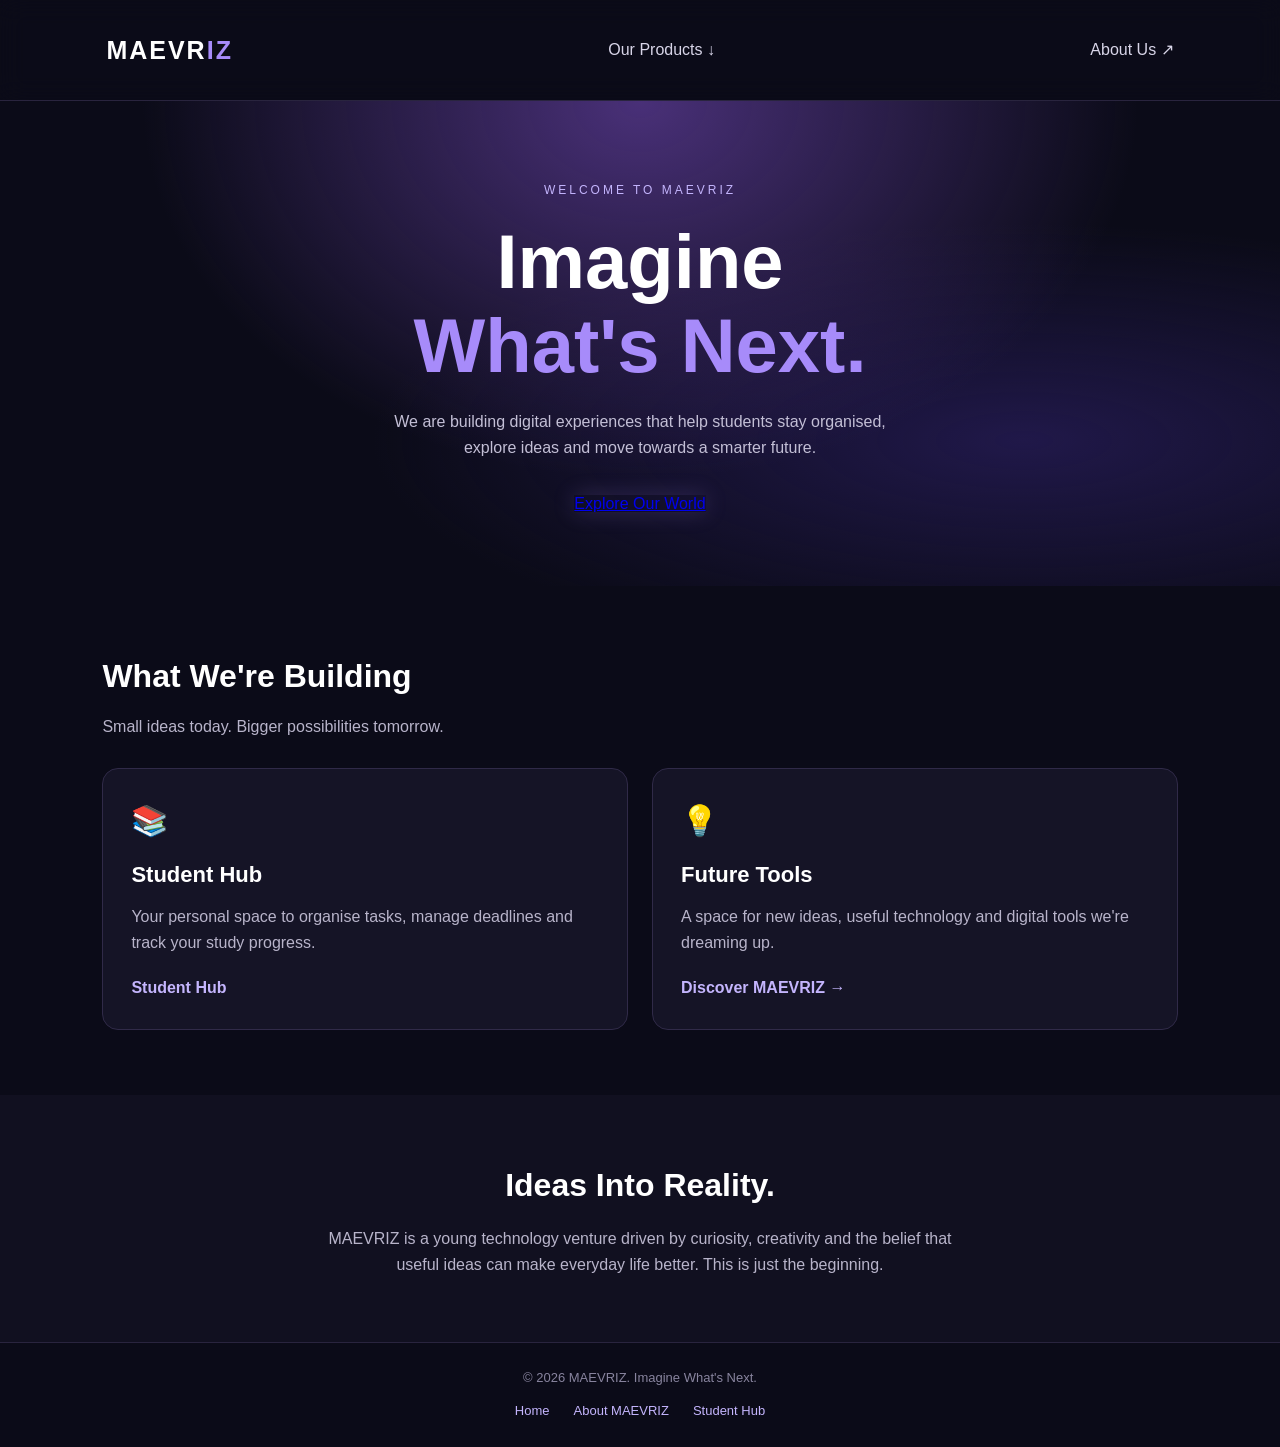
<file: index.html>
<!DOCTYPE html>
<html lang="en">
<head>
  <meta charset="UTF-8">
  <meta name="viewport" content="width=device-width, initial-scale=1.0">
  <title>MAEVRIZ | Imagine What's Next</title>

  <style>
    * {
      margin: 0;
      padding: 0;
      box-sizing: border-box;
    }

    body {
      font-family: Arial, sans-serif;
      background: #0b0b18;
      color: white;
      line-height: 1.6;
    }

    nav {
      display: flex;
      justify-content: space-between;
      align-items: center;
      padding: 22px 8%;
      border-bottom: 1px solid #29243e;
      backdrop-filter: blur(12px);
    }

    .logo {
      color: white;
      font-size: 25px;
      font-weight: bold;
      text-decoration: none;
      letter-spacing: 2px;
    }

    .logo span {
      color: #a78bfa;
    }


nav a {
  color: #d8d5e8;
  text-decoration: none;
  padding: 8px 4px;
  display: inline-block;
}


nav a:hover {
  color: #a78bfa;
  transition: color 0.25s ease;
}

.hero {
  text-align: center;
  padding: 80px 20px 70px;
  background:
    radial-gradient(ellipse at 50% 0%, #493078 0%, transparent 55%),
    radial-gradient(ellipse at 80% 70%, #201849 0%, transparent 45%),
    #0b0b18;
  position: relative;
  overflow: hidden;
}

    .tag {
      color: #c4b5fd;
      letter-spacing: 3px;
      font-size: 12px;
      margin-bottom: 20px;
    }

    h1 {
      font-size: clamp(36px, 8vw, 76px);
      line-height: 1.1;
      margin-bottom: 22px;
    }

    h1 span {
      color: #a78bfa;
    }

    .hero p {
      max-width: 500px;
      margin: 0 auto 30px;
      color: #c3bfd6;
    }


.btn {
  transition: transform 0.25s ease, box-shadow 0.25s ease;
  box-shadow: 0 0 22px #a78bfa35;
}

.btn:hover {
  transform: translateY(-3px);
  box-shadow: 0 0 32px #a78bfa80;
}

@keyframes maevrizReveal {
  from {
    opacity: 0;
    transform: translateY(22px);
  }
  to {
    opacity: 1;
    transform: translateY(0);
  }
}

.hero .tag {
  animation: maevrizReveal 0.8s ease both;
}

.hero h1 {
  animation: maevrizReveal 1s ease 0.15s both;
}

.hero p {
  animation: maevrizReveal 1s ease 0.3s both;
}

.hero .btn {
  animation: maevrizReveal 1s ease 0.45s both;
}

@media (prefers-reduced-motion: reduce) {
  .hero .tag,
  .hero h1,
  .hero p,
  .hero .btn {
    animation: none;
  }
}
 
    section {
      padding: 65px 8%;
    }

    .section-title {
      font-size: 32px;
      margin-bottom: 12px;
    }

    .intro {
      color: #b8b4ca;
      margin-bottom: 28px;
    }

    .cards {
      display: grid;
      grid-template-columns: repeat(auto-fit, minmax(230px, 1fr));
      gap: 24px;
    }

    .card {
      background: #151426;
      border: 1px solid #302a48;
      border-radius: 16px;
      padding: 28px;
    }

.card {
  transition: transform 0.3s ease, border-color 0.3s ease,
              box-shadow 0.3s ease;
}

.card:hover {
  transform: translateY(-6px);
  border-color: #a78bfa;
  box-shadow: 0 12px 35px #a78bfa20;
}

    .card h3 {
      margin: 12px 0;
      font-size: 22px;
    }

    .card p {
      color: #b8b4ca;
      margin-bottom: 20px;
    }

    .card a {
      color: #c4b5fd;
      text-decoration: none;
      font-weight: bold;
    }

    .icon {
      font-size: 30px;
    }

    .about {
      background: #111020;
      text-align: center;
    }

    .about p {
      max-width: 650px;
      margin: 15px auto 0;
      color: #b8b4ca;
    }

    footer {
      padding: 25px;
      text-align: center;
      color: #88849e;
      border-top: 1px solid #29243e;
      font-size: 13px;
    }
  .footer-links {
  display: flex;
  justify-content: center;
  flex-wrap: wrap;
  gap: 24px;
  margin-top: 12px;
}

.footer-links a {
  color: #c4b5fd;
  text-decoration: none;
}

.footer-links a:hover {
  color: white;
}
  
.footer-links {
  display: flex;
  justify-content: center;
  flex-wrap: wrap;
  gap: 24px;
  margin-top: 12px;
}

.footer-links a {
  color: #c4b5fd;
  text-decoration: none;
}

.footer-links a:hover {
  color: white;
}

@media (max-width: 650px) {
  nav {
    padding: 16px 5%;
    flex-wrap: wrap;
    gap: 12px;
  }

  .logo {
    font-size: 22px;
  }
}

  </style>
</head>

<body>
  <nav>
    <a class="logo" href="home.html">MAEVR<span>IZ</span></a>
    <a href="#products">Our Products ↓</a>
    <a href="about.html">About Us ↗</a>
  </nav>

  <header class="hero">
    <div class="tag">WELCOME TO MAEVRIZ</div>

    <h1>Imagine<br><span>What's Next.</span></h1>

    <p>
      We are building digital experiences that help students
      stay organised, explore ideas and move towards a smarter future.
    </p>

    <a class="btn" href="#products">Explore Our World</a>
  </header>

  <section id="products">
    <h2 class="section-title">What We're Building</h2>
    <p class="intro">Small ideas today. Bigger possibilities tomorrow.</p>

    <div class="cards">
      <div class="card">
        <div class="icon">📚</div>
        <h3>Student Hub</h3>
        <p>
          Your personal space to organise tasks, manage deadlines
          and track your study progress.
        </p>
        <a href="student-hub.html">Student Hub</a>
      </div>

      <div class="card">
        <div class="icon">💡</div>
        <h3>Future Tools</h3>
        <p>
          A space for new ideas, useful technology and digital
          tools we're dreaming up.
        </p>
        <a href="#about">Discover MAEVRIZ →</a>
      </div>
    </div>
  </section>

  <section class="about" id="about">
    <h2 class="section-title">Ideas Into Reality.</h2>
    <p>
      MAEVRIZ is a young technology venture driven by curiosity,
      creativity and the belief that useful ideas can make everyday
      life better. This is just the beginning.
    </p>
  </section>


<footer>
  <p>© 2026 MAEVRIZ. Imagine What's Next.</p>

  <p class="footer-links">
    <a href="home.html">Home</a>
    <a href="about.html">About MAEVRIZ</a>
    <a href="index.html">Student Hub</a>
  </p>
</footer>

</body>
</html>
</file>
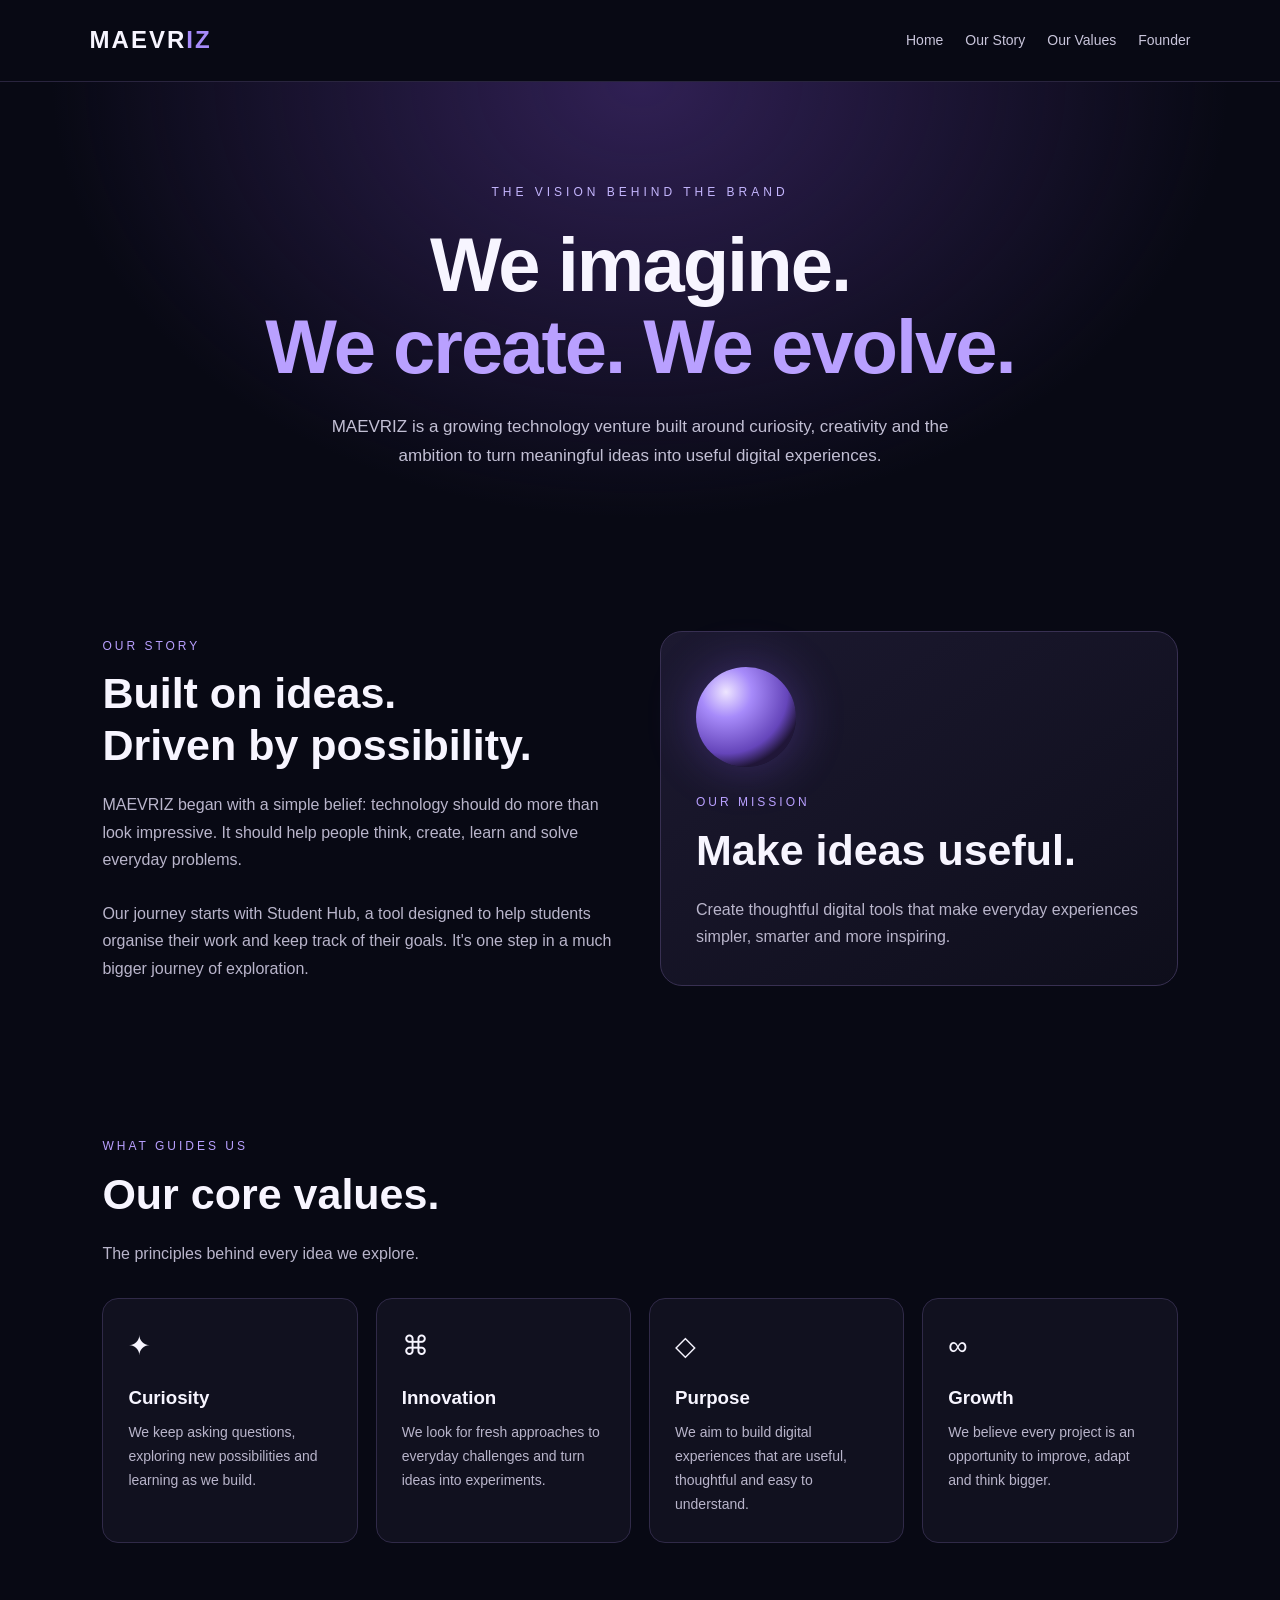
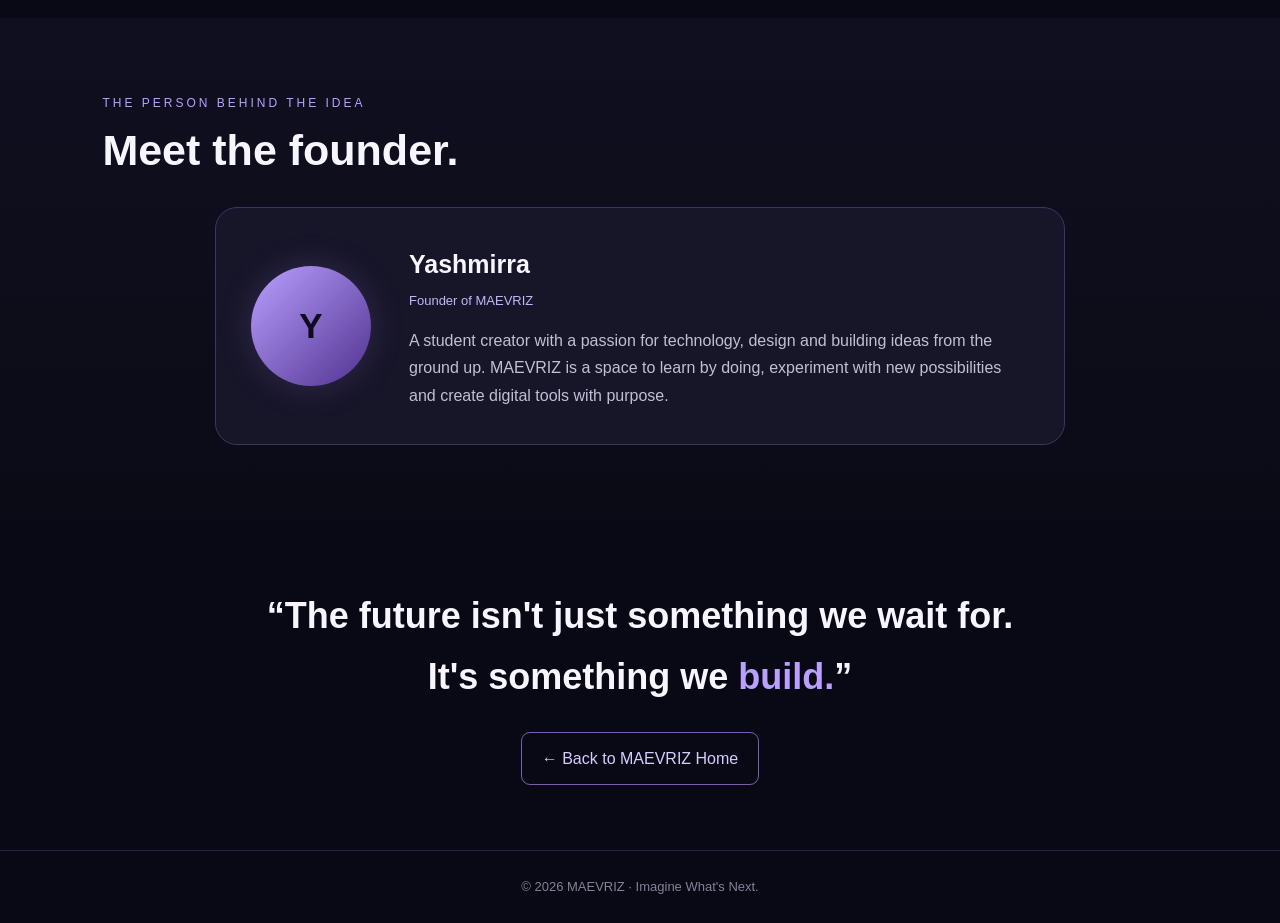
<file: about.html>
<!DOCTYPE html>
<html lang="en">
<head>
  <meta charset="UTF-8">
  <meta name="viewport" content="width=device-width, initial-scale=1.0">
  <title>About MAEVRIZ | Imagine What's Next</title>

  <style>
    * {
      margin: 0;
      padding: 0;
      box-sizing: border-box;
    }

    html {
      scroll-behavior: smooth;
    }

    body {
      font-family: Arial, sans-serif;
      background: #080914;
      color: #f7f5ff;
      line-height: 1.7;
    }

    a {
      color: inherit;
      text-decoration: none;
    }

    nav {
      display: flex;
      justify-content: space-between;
      align-items: center;
      padding: 20px 7%;
      border-bottom: 1px solid #29243e;
      background: #080914;
    }

    .logo {
      font-size: 24px;
      font-weight: 800;
      letter-spacing: 2px;
    }

    .logo span {
      color: #a78bfa;
    }

    .nav-links {
      display: flex;
      gap: 22px;
      font-size: 14px;
      color: #c9c5db;
    }

    .nav-links a:hover {
      color: #c4b5fd;
    }

    .hero {
      padding: 100px 8% 85px;
      text-align: center;
      background:
        radial-gradient(ellipse at 50% 0%, #302054 0%, transparent 65%),
        #080914;
    }

    .eyebrow {
      color: #c4b5fd;
      font-size: 12px;
      letter-spacing: 4px;
      text-transform: uppercase;
      margin-bottom: 22px;
    }

    h1 {
      font-size: clamp(42px, 8vw, 76px);
      line-height: 1.08;
      letter-spacing: -2px;
      margin-bottom: 25px;
    }

    h1 span {
      color: #b9a0ff;
    }

    .hero p {
      max-width: 650px;
      margin: auto;
      color: #c2bfd4;
      font-size: 17px;
    }

    .section {
      padding: 75px 8%;
    }

    .section-label {
      color: #b9a0ff;
      font-size: 12px;
      letter-spacing: 3px;
      text-transform: uppercase;
      margin-bottom: 12px;
    }

    h2 {
      font-size: clamp(29px, 5vw, 43px);
      line-height: 1.2;
      margin-bottom: 20px;
    }

    .muted {
      color: #b9b5cb;
    }

    .story {
      display: grid;
      grid-template-columns: 1fr 1fr;
      gap: 40px;
      align-items: center;
    }

    .story-panel {
      min-height: 270px;
      padding: 35px;
      border: 1px solid #383052;
      border-radius: 22px;
      background: linear-gradient(145deg, #1c1930, #0e0e1b);
      display: flex;
      flex-direction: column;
      justify-content: center;
    }

    .orb {
      width: 100px;
      height: 100px;
      margin-bottom: 25px;
      border-radius: 50%;
      background: radial-gradient(circle at 30% 25%, #eee5ff, #a78bfa 25%, #6545ba 60%, #201638 75%);
      box-shadow: 0 0 50px #8b5cf655;
    }

    .values {
      display: grid;
      grid-template-columns: repeat(auto-fit, minmax(190px, 1fr));
      gap: 18px;
      margin-top: 30px;
    }

    .value-card {
      padding: 25px;
      border: 1px solid #302a48;
      background: #11111f;
      border-radius: 16px;
    }

    .value-card .symbol {
      font-size: 27px;
    }

    .value-card h3 {
      margin: 12px 0 8px;
    }

    .value-card p {
      color: #b9b5cb;
      font-size: 14px;
    }

    .founder {
      background: linear-gradient(180deg, #100f20, #0b0b16);
    }

    .founder-card {
      max-width: 850px;
      margin: 30px auto 0;
      padding: 35px;
      display: grid;
      grid-template-columns: 130px 1fr;
      gap: 28px;
      align-items: center;
      border: 1px solid #40345f;
      border-radius: 22px;
      background: #171528;
    }

    .avatar {
      width: 120px;
      height: 120px;
      border-radius: 50%;
      display: grid;
      place-items: center;
      background: linear-gradient(135deg, #b9a0ff, #50318f);
      color: #100c1d;
      font-size: 35px;
      font-weight: bold;
      box-shadow: 0 0 35px #a78bfa30;
    }

    .founder-card h3 {
      font-size: 25px;
      margin-bottom: 5px;
    }

    .role {
      color: #c4b5fd;
      font-size: 13px;
      margin-bottom: 15px;
    }

    .founder-card p {
      color: #c2bfd4;
    }

    .quote {
      text-align: center;
      padding: 65px 8%;
    }

    .quote p {
      font-size: clamp(23px, 4vw, 36px);
      font-weight: bold;
    }

    .quote span {
      color: #b9a0ff;
    }

    .back {
      display: inline-block;
      margin-top: 25px;
      padding: 12px 20px;
      border: 1px solid #7661ad;
      border-radius: 9px;
      color: #d8ccff;
    }

    footer {
      padding: 25px;
      border-top: 1px solid #29243e;
      text-align: center;
      color: #858198;
      font-size: 13px;
    }

    @media (max-width: 650px) {
      nav {
        align-items: flex-start;
        gap: 15px;
        flex-direction: column;
      }

      .nav-links {
        flex-wrap: wrap;
        gap: 15px;
      }

      .hero {
        padding: 75px 7% 65px;
      }

      .story {
        grid-template-columns: 1fr;
      }

      .founder-card {
        grid-template-columns: 1fr;
        padding: 25px;
      }

      .avatar {
        width: 95px;
        height: 95px;
      }

      .section {
        padding: 55px 7%;
      }
    }
  </style>
</head>

<body>
  <nav>
    <a class="logo" href="home.html">MAEVR<span>IZ</span></a>

    <div class="nav-links">
      <a href="home.html">Home</a>
      <a href="#story">Our Story</a>
      <a href="#values">Our Values</a>
      <a href="#founder">Founder</a>
    </div>
  </nav>

  <header class="hero">
    <div class="eyebrow">The vision behind the brand</div>
    <h1>We imagine.<br><span>We create. We evolve.</span></h1>
    <p>
      MAEVRIZ is a growing technology venture built around curiosity,
      creativity and the ambition to turn meaningful ideas into
      useful digital experiences.
    </p>
  </header>

  <section class="section" id="story">
    <div class="story">
      <div>
        <div class="section-label">Our story</div>
        <h2>Built on ideas.<br>Driven by possibility.</h2>
        <p class="muted">
          MAEVRIZ began with a simple belief: technology should do
          more than look impressive. It should help people think,
          create, learn and solve everyday problems.
        </p>
        <br>
        <p class="muted">
          Our journey starts with Student Hub, a tool designed to
          help students organise their work and keep track of their
          goals. It's one step in a much bigger journey of exploration.
        </p>
      </div>

      <div class="story-panel">
        <div class="orb"></div>
        <div class="section-label">Our mission</div>
        <h2>Make ideas useful.</h2>
        <p class="muted">
          Create thoughtful digital tools that make everyday
          experiences simpler, smarter and more inspiring.
        </p>
      </div>
    </div>
  </section>

  <section class="section" id="values">
    <div class="section-label">What guides us</div>
    <h2>Our core values.</h2>
    <p class="muted">The principles behind every idea we explore.</p>

    <div class="values">
      <div class="value-card">
        <div class="symbol">✦</div>
        <h3>Curiosity</h3>
        <p>We keep asking questions, exploring new possibilities and learning as we build.</p>
      </div>

      <div class="value-card">
        <div class="symbol">⌘</div>
        <h3>Innovation</h3>
        <p>We look for fresh approaches to everyday challenges and turn ideas into experiments.</p>
      </div>

      <div class="value-card">
        <div class="symbol">◇</div>
        <h3>Purpose</h3>
        <p>We aim to build digital experiences that are useful, thoughtful and easy to understand.</p>
      </div>

      <div class="value-card">
        <div class="symbol">∞</div>
        <h3>Growth</h3>
        <p>We believe every project is an opportunity to improve, adapt and think bigger.</p>
      </div>
    </div>
  </section>

  <section class="section founder" id="founder">
    <div class="section-label">The person behind the idea</div>
    <h2>Meet the founder.</h2>

    <div class="founder-card">
      <div class="avatar">Y</div>

      <div>
        <h3>Yashmirra</h3>
        <div class="role">Founder of MAEVRIZ</div>
        <p>
          A student creator with a passion for technology, design
          and building ideas from the ground up. MAEVRIZ is a space
          to learn by doing, experiment with new possibilities and
          create digital tools with purpose.
        </p>
      </div>
    </div>
  </section>

  <section class="quote">
    <p>“The future isn't just something we wait for.<br>
      It's something we <span>build.</span>”</p>

    <a class="back" href="home.html">← Back to MAEVRIZ Home</a>
  </section>

  <footer>
    © 2026 MAEVRIZ · Imagine What's Next.
  </footer>
</body>
</html>
</file>
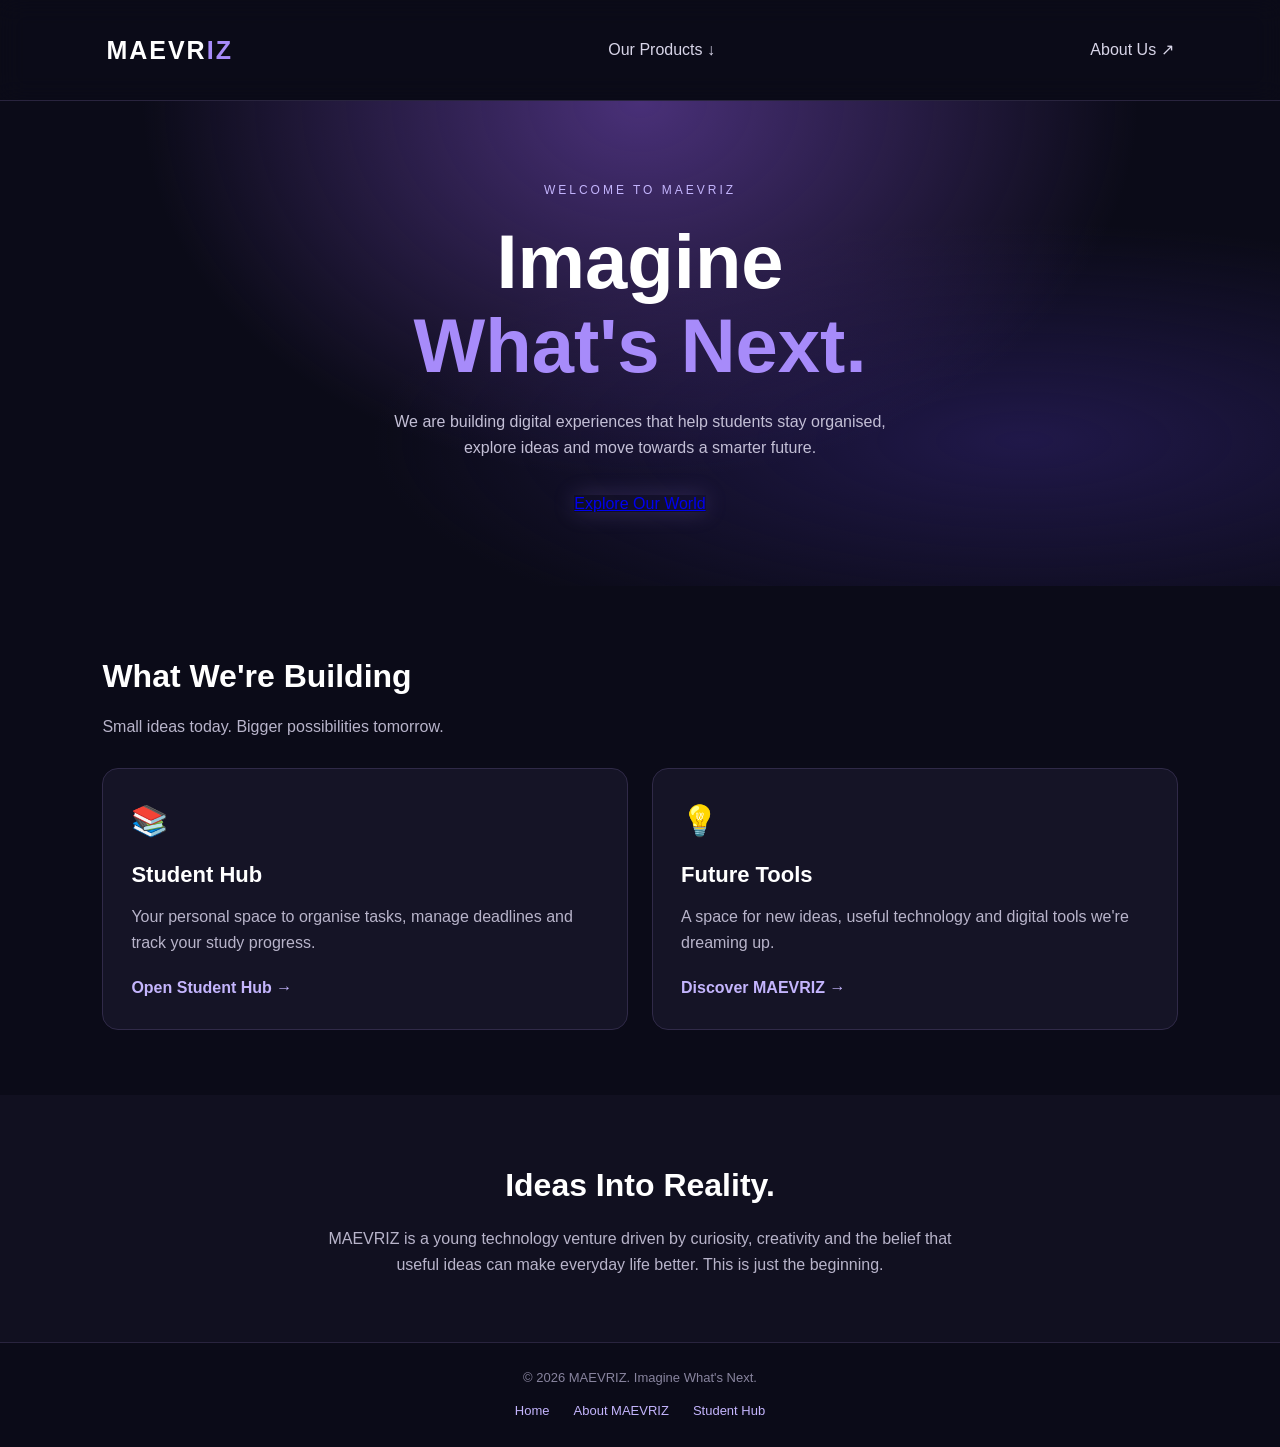
<file: home.html>
<!DOCTYPE html>
<html lang="en">
<head>
  <meta charset="UTF-8">
  <meta name="viewport" content="width=device-width, initial-scale=1.0">
  <title>MAEVRIZ | Imagine What's Next</title>

  <style>
    * {
      margin: 0;
      padding: 0;
      box-sizing: border-box;
    }

    body {
      font-family: Arial, sans-serif;
      background: #0b0b18;
      color: white;
      line-height: 1.6;
    }

    nav {
      display: flex;
      justify-content: space-between;
      align-items: center;
      padding: 22px 8%;
      border-bottom: 1px solid #29243e;
      backdrop-filter: blur(12px);
    }

    .logo {
      color: white;
      font-size: 25px;
      font-weight: bold;
      text-decoration: none;
      letter-spacing: 2px;
    }

    .logo span {
      color: #a78bfa;
    }


nav a {
  color: #d8d5e8;
  text-decoration: none;
  padding: 8px 4px;
  display: inline-block;
}


nav a:hover {
  color: #a78bfa;
  transition: color 0.25s ease;
}

.hero {
  text-align: center;
  padding: 80px 20px 70px;
  background:
    radial-gradient(ellipse at 50% 0%, #493078 0%, transparent 55%),
    radial-gradient(ellipse at 80% 70%, #201849 0%, transparent 45%),
    #0b0b18;
  position: relative;
  overflow: hidden;
}

    .tag {
      color: #c4b5fd;
      letter-spacing: 3px;
      font-size: 12px;
      margin-bottom: 20px;
    }

    h1 {
      font-size: clamp(36px, 8vw, 76px);
      line-height: 1.1;
      margin-bottom: 22px;
    }

    h1 span {
      color: #a78bfa;
    }

    .hero p {
      max-width: 500px;
      margin: 0 auto 30px;
      color: #c3bfd6;
    }


.btn {
  transition: transform 0.25s ease, box-shadow 0.25s ease;
  box-shadow: 0 0 22px #a78bfa35;
}

.btn:hover {
  transform: translateY(-3px);
  box-shadow: 0 0 32px #a78bfa80;
}

@keyframes maevrizReveal {
  from {
    opacity: 0;
    transform: translateY(22px);
  }
  to {
    opacity: 1;
    transform: translateY(0);
  }
}

.hero .tag {
  animation: maevrizReveal 0.8s ease both;
}

.hero h1 {
  animation: maevrizReveal 1s ease 0.15s both;
}

.hero p {
  animation: maevrizReveal 1s ease 0.3s both;
}

.hero .btn {
  animation: maevrizReveal 1s ease 0.45s both;
}

@media (prefers-reduced-motion: reduce) {
  .hero .tag,
  .hero h1,
  .hero p,
  .hero .btn {
    animation: none;
  }
}
 
    section {
      padding: 65px 8%;
    }

    .section-title {
      font-size: 32px;
      margin-bottom: 12px;
    }

    .intro {
      color: #b8b4ca;
      margin-bottom: 28px;
    }

    .cards {
      display: grid;
      grid-template-columns: repeat(auto-fit, minmax(230px, 1fr));
      gap: 24px;
    }

    .card {
      background: #151426;
      border: 1px solid #302a48;
      border-radius: 16px;
      padding: 28px;
    }

.card {
  transition: transform 0.3s ease, border-color 0.3s ease,
              box-shadow 0.3s ease;
}

.card:hover {
  transform: translateY(-6px);
  border-color: #a78bfa;
  box-shadow: 0 12px 35px #a78bfa20;
}

    .card h3 {
      margin: 12px 0;
      font-size: 22px;
    }

    .card p {
      color: #b8b4ca;
      margin-bottom: 20px;
    }

    .card a {
      color: #c4b5fd;
      text-decoration: none;
      font-weight: bold;
    }

    .icon {
      font-size: 30px;
    }

    .about {
      background: #111020;
      text-align: center;
    }

    .about p {
      max-width: 650px;
      margin: 15px auto 0;
      color: #b8b4ca;
    }

    footer {
      padding: 25px;
      text-align: center;
      color: #88849e;
      border-top: 1px solid #29243e;
      font-size: 13px;
    }
  .footer-links {
  display: flex;
  justify-content: center;
  flex-wrap: wrap;
  gap: 24px;
  margin-top: 12px;
}

.footer-links a {
  color: #c4b5fd;
  text-decoration: none;
}

.footer-links a:hover {
  color: white;
}
  
.footer-links {
  display: flex;
  justify-content: center;
  flex-wrap: wrap;
  gap: 24px;
  margin-top: 12px;
}

.footer-links a {
  color: #c4b5fd;
  text-decoration: none;
}

.footer-links a:hover {
  color: white;
}

@media (max-width: 650px) {
  nav {
    padding: 16px 5%;
    flex-wrap: wrap;
    gap: 12px;
  }

  .logo {
    font-size: 22px;
  }
}

  </style>
</head>

<body>
  <nav>
    <a class="logo" href="home.html">MAEVR<span>IZ</span></a>
    <a href="#products">Our Products ↓</a>
    <a href="about.html">About Us ↗</a>
  </nav>

  <header class="hero">
    <div class="tag">WELCOME TO MAEVRIZ</div>

    <h1>Imagine<br><span>What's Next.</span></h1>

    <p>
      We are building digital experiences that help students
      stay organised, explore ideas and move towards a smarter future.
    </p>

    <a class="btn" href="#products">Explore Our World</a>
  </header>

  <section id="products">
    <h2 class="section-title">What We're Building</h2>
    <p class="intro">Small ideas today. Bigger possibilities tomorrow.</p>

    <div class="cards">
      <div class="card">
        <div class="icon">📚</div>
        <h3>Student Hub</h3>
        <p>
          Your personal space to organise tasks, manage deadlines
          and track your study progress.
        </p>
        <a href="index.html">Open Student Hub →</a>
      </div>

      <div class="card">
        <div class="icon">💡</div>
        <h3>Future Tools</h3>
        <p>
          A space for new ideas, useful technology and digital
          tools we're dreaming up.
        </p>
        <a href="#about">Discover MAEVRIZ →</a>
      </div>
    </div>
  </section>

  <section class="about" id="about">
    <h2 class="section-title">Ideas Into Reality.</h2>
    <p>
      MAEVRIZ is a young technology venture driven by curiosity,
      creativity and the belief that useful ideas can make everyday
      life better. This is just the beginning.
    </p>
  </section>


<footer>
  <p>© 2026 MAEVRIZ. Imagine What's Next.</p>

  <p class="footer-links">
    <a href="home.html">Home</a>
    <a href="about.html">About MAEVRIZ</a>
    <a href="index.html">Student Hub</a>
  </p>
</footer>

</body>
</html>
</file>
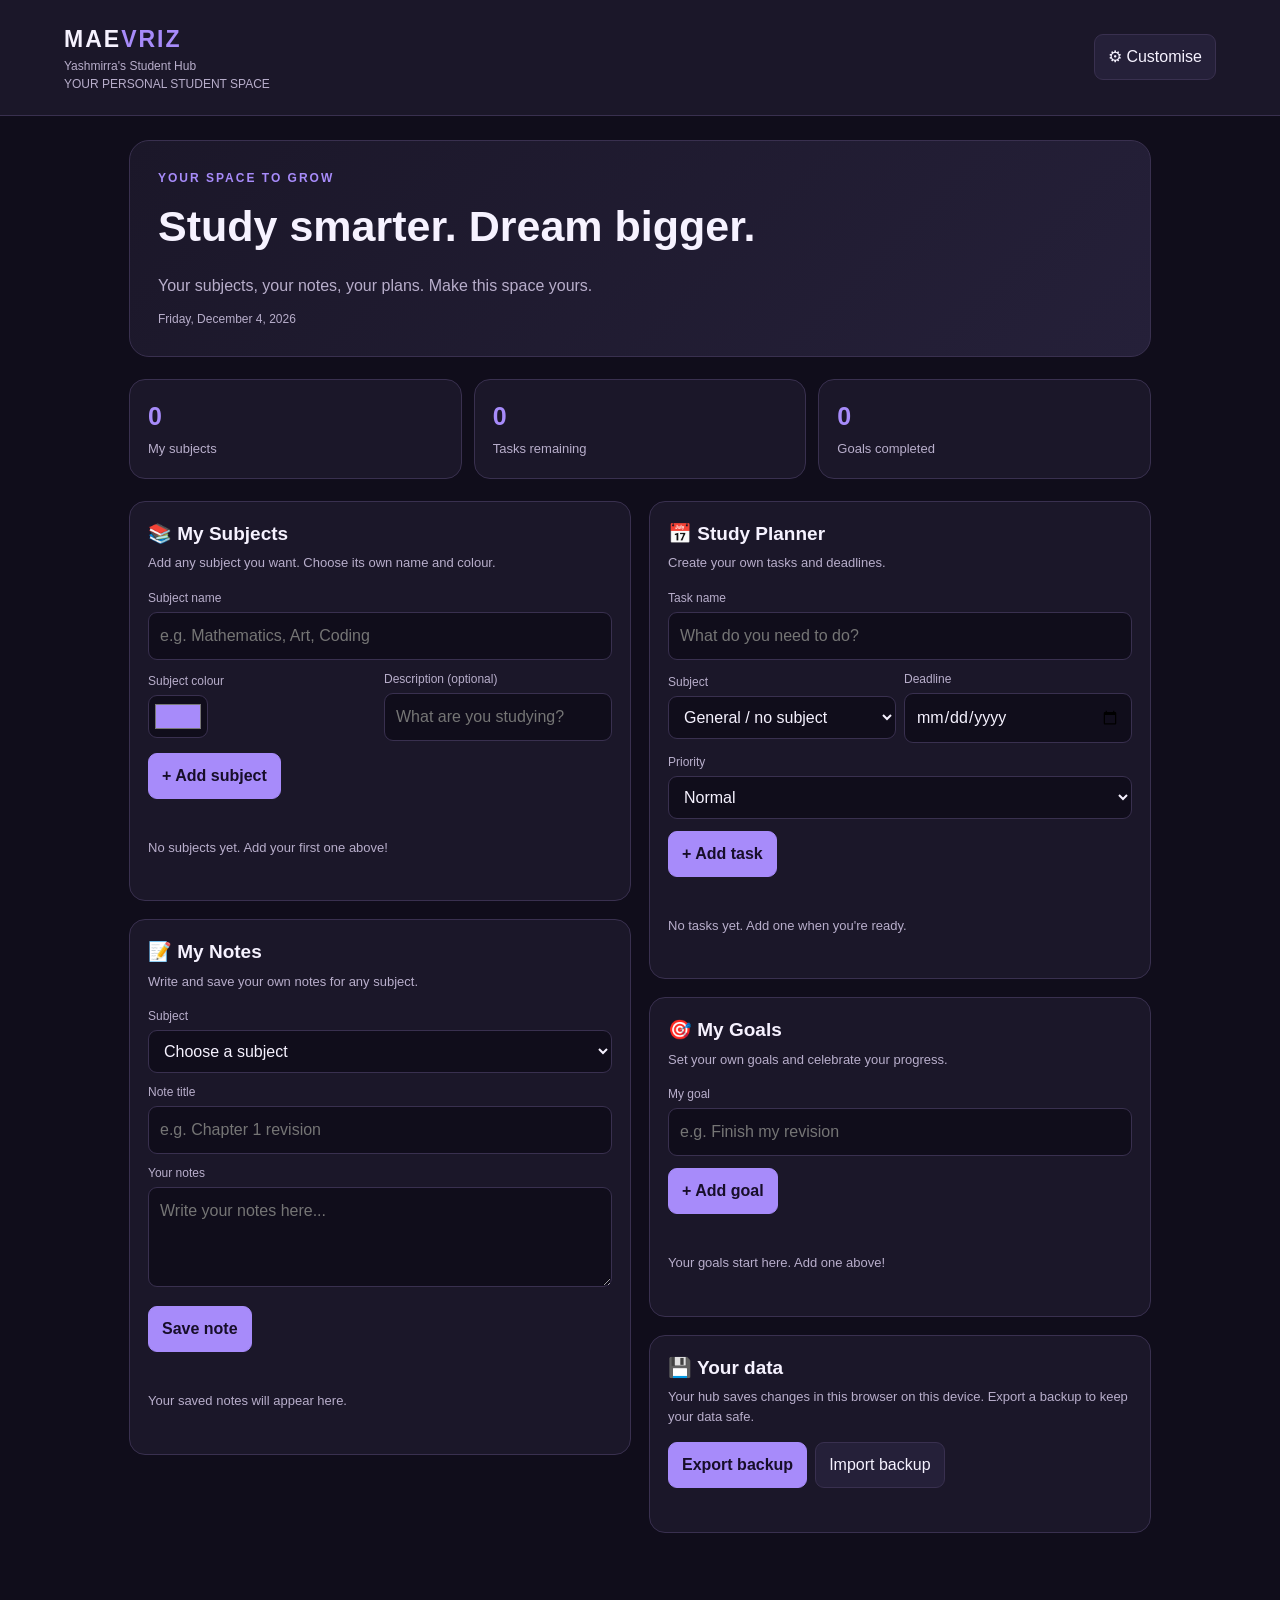
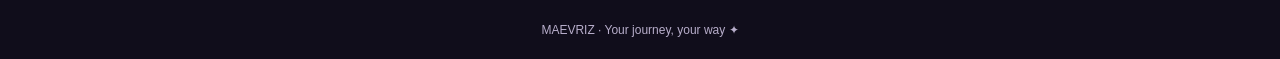
<file: student-hub.html>
<!DOCTYPE html>
<html lang="en">
<head>
<meta charset="UTF-8">
<meta name="viewport" content="width=device-width, initial-scale=1.0">
<title>Student Hub | MAEVRIZ</title>
<style>
:root {
  --bg:#100d1b;
  --panel:#1b1729;
  --card:#252039;
  --text:#f6f2ff;
  --muted:#b8aecb;
  --accent:#a78bfa;
  --border:#39304f;
}
*{box-sizing:border-box}
body{
  margin:0;background:var(--bg);color:var(--text);
  font-family:Arial,sans-serif;line-height:1.5;
}
button,input,textarea,select{font:inherit}
button{cursor:pointer}
button:focus-visible,input:focus-visible,textarea:focus-visible{
  outline:2px solid var(--accent);outline-offset:2px
}
header{
  padding:22px 5%;border-bottom:1px solid var(--border);
  display:flex;justify-content:space-between;align-items:center;
  gap:14px;flex-wrap:wrap;background:var(--panel)
}
.brand{font-size:23px;font-weight:800;letter-spacing:2px}
.brand span{color:var(--accent)}
.small{font-size:12px;color:var(--muted)}
.wrap{max-width:1150px;margin:auto;padding:24px 5% 50px}
.hero{
  padding:28px;border:1px solid var(--border);border-radius:20px;
  background:linear-gradient(135deg,var(--panel),var(--card));
  margin-bottom:22px
}
.hero h1{font-size:clamp(27px,5vw,43px);margin:7px 0}
.hero p{color:var(--muted);margin-bottom:0}
.eyebrow{color:var(--accent);font-size:12px;font-weight:bold;letter-spacing:2px}
.stats{display:grid;grid-template-columns:repeat(3,1fr);gap:12px;margin-bottom:22px}
.stat,.panel,.subject-card{
  background:var(--panel);border:1px solid var(--border);border-radius:16px;padding:18px
}
.stat strong{display:block;font-size:25px;color:var(--accent)}
.stat span{color:var(--muted);font-size:13px}
.layout{display:grid;grid-template-columns:1fr 1fr;gap:18px}
.panel{min-width:0;margin-bottom:18px}
.panel h2{font-size:19px;margin:0 0 5px}
.desc{font-size:13px;color:var(--muted);margin:0 0 16px}
.row{display:flex;gap:8px;align-items:center;flex-wrap:wrap}
input,textarea,select{
  background:var(--bg);color:var(--text);border:1px solid var(--border);
  border-radius:9px;padding:11px;width:100%;min-width:0
}
textarea{resize:vertical;min-height:100px}
label{display:block;font-size:12px;color:var(--muted);margin:10px 0 5px}
.field{flex:1;min-width:120px}
.btn{
  border:1px solid var(--border);border-radius:9px;padding:10px 13px;
  background:var(--card);color:var(--text)
}
.btn.primary{background:var(--accent);color:#170e29;border-color:var(--accent);font-weight:bold}
.btn.danger{color:#ffb4c0}
.btn:active{transform:scale(.98)}
.list{display:grid;gap:10px;margin-top:14px}
.subject-card{padding:14px;border-left:4px solid var(--subject,var(--accent))}
.subject-head{display:flex;justify-content:space-between;gap:10px;align-items:center}
.subject-name{font-weight:bold;overflow-wrap:anywhere}
.subject-notes{font-size:12px;color:var(--muted)}
.item{padding:12px;background:var(--card);border:1px solid var(--border);border-radius:11px}
.item-title{font-weight:bold;overflow-wrap:anywhere}
.item small{color:var(--muted)}
.item.done .item-title{text-decoration:line-through;opacity:.65}
.item-actions{display:flex;gap:6px;flex-wrap:wrap;margin-top:10px}
.item-actions .btn{padding:6px 9px;font-size:12px}
.empty{color:var(--muted);font-size:13px;padding:12px 0}
.note-layout{display:grid;grid-template-columns:minmax(0,1fr);gap:12px}
.note-layout .row{align-items:stretch}
.note-layout .row>*{flex:1}
.color-input{height:43px;padding:4px;max-width:60px}
.check{width:auto;accent-color:var(--accent)}
footer{text-align:center;padding:20px;color:var(--muted);font-size:12px}
#toast{color:var(--accent);font-size:12px;min-height:18px;margin-top:8px}
@media(max-width:680px){
 .layout{grid-template-columns:1fr}
 .stats{gap:8px}
 .stat{padding:12px}
 .stat strong{font-size:21px}
 .hero{padding:20px}
 header{padding:18px 5%}
}
</style>
</head>
<body>
<header>
  <div>
    <div class="brand">MAE<span>VRIZ</span></div>
<div class="small">Yashmirra's Student Hub</div>
    <div class="small">YOUR PERSONAL STUDENT SPACE</div>
  </div>
  <button class="btn" onclick="showSettings()">⚙ Customise</button>
</header>

<main class="wrap">
  <section class="hero">
    <div class="eyebrow">YOUR SPACE TO GROW</div>
    <h1>Study smarter. Dream bigger.</h1>
    <p>Your subjects, your notes, your plans. Make this space yours.</p>
    <p id="today" class="small"></p>
  </section>

  <section class="stats">
    <div class="stat"><strong id="subjectCount">0</strong><span>My subjects</span></div>
    <div class="stat"><strong id="taskCount">0</strong><span>Tasks remaining</span></div>
    <div class="stat"><strong id="goalCount">0</strong><span>Goals completed</span></div>
  </section>

  <section class="panel" id="settings" hidden>
    <h2>Personalise your hub 🎨</h2>
    <p class="desc">Choose your own colours and display name.</p>
    <label for="displayName">What should we call your hub?</label>
    <input id="displayName" maxlength="50" placeholder="My Student Hub">
    <div class="row">
      <div class="field"><label for="bgColor">Background</label><input class="color-input" type="color" id="bgColor" value="#100d1b"></div>
      <div class="field"><label for="panelColor">Panel colour</label><input class="color-input" type="color" id="panelColor" value="#1b1729"></div>
      <div class="field"><label for="accentColor">Accent colour</label><input class="color-input" type="color" id="accentColor" value="#a78bfa"></div>
    </div>
    <div class="row" style="margin-top:14px">
      <button class="btn primary" onclick="saveSettings()">Save theme</button>
      <button class="btn" onclick="resetTheme()">Reset colours</button>
      <button class="btn" onclick="showSettings()">Close</button>
    </div>
  </section>

  <div class="layout">
    <div>
      <section class="panel">
        <h2>📚 My Subjects</h2>
        <p class="desc">Add any subject you want. Choose its own name and colour.</p>
        <form id="subjectForm">
          <label for="subjectName">Subject name</label>
          <input id="subjectName" maxlength="60" placeholder="e.g. Mathematics, Art, Coding" required>
          <div class="row">
            <div class="field"><label for="subjectColor">Subject colour</label><input class="color-input" type="color" id="subjectColor" value="#a78bfa"></div>
            <div class="field"><label for="subjectDesc">Description (optional)</label><input id="subjectDesc" maxlength="100" placeholder="What are you studying?"></div>
          </div>
          <button class="btn primary" style="margin-top:12px" type="submit">+ Add subject</button>
        </form>
        <div id="subjects" class="list"></div>
      </section>

      <section class="panel">
        <h2>📝 My Notes</h2>
        <p class="desc">Write and save your own notes for any subject.</p>
        <form id="noteForm">
          <label for="noteSubject">Subject</label>
          <select id="noteSubject" required></select>
          <label for="noteTitle">Note title</label>
          <input id="noteTitle" maxlength="100" placeholder="e.g. Chapter 1 revision" required>
          <label for="noteBody">Your notes</label>
          <textarea id="noteBody" maxlength="30000" placeholder="Write your notes here..." required></textarea>
          <button class="btn primary" type="submit" style="margin-top:12px">Save note</button>
        </form>
        <div id="notes" class="list"></div>
      </section>
    </div>

    <div>
      <section class="panel">
        <h2>📅 Study Planner</h2>
        <p class="desc">Create your own tasks and deadlines.</p>
        <form id="taskForm">
          <label for="taskTitle">Task name</label>
          <input id="taskTitle" maxlength="150" placeholder="What do you need to do?" required>
          <div class="row">
            <div class="field"><label for="taskSubject">Subject</label><select id="taskSubject"></select></div>
            <div class="field"><label for="taskDate">Deadline</label><input id="taskDate" type="date"></div>
          </div>
          <label for="taskPriority">Priority</label>
          <select id="taskPriority">
            <option>Normal</option><option>High</option><option>Low</option>
          </select>
          <button class="btn primary" type="submit" style="margin-top:12px">+ Add task</button>
        </form>
        <div id="tasks" class="list"></div>
      </section>

      <section class="panel">
        <h2>🎯 My Goals</h2>
        <p class="desc">Set your own goals and celebrate your progress.</p>
        <form id="goalForm">
          <label for="goalTitle">My goal</label>
          <input id="goalTitle" maxlength="150" placeholder="e.g. Finish my revision" required>
          <button class="btn primary" type="submit" style="margin-top:12px">+ Add goal</button>
        </form>
        <div id="goals" class="list"></div>
      </section>

      <section class="panel">
        <h2>💾 Your data</h2>
        <p class="desc">Your hub saves changes in this browser on this device. Export a backup to keep your data safe.</p>
        <div class="row">
          <button class="btn primary" onclick="exportData()">Export backup</button>
          <button class="btn" onclick="document.getElementById('importFile').click()">Import backup</button>
          <input id="importFile" type="file" accept=".json,application/json" hidden>
        </div>
        <div id="toast" role="status" aria-live="polite"></div>
      </section>
    </div>
  </div>
</main>

<footer>MAEVRIZ · Your journey, your way ✦</footer>

<script>
const KEY = "maevriz_student_hub_v1";
const defaultTheme = {bg:"#100d1b",panel:"#1b1729",accent:"#a78bfa",name:"MAEVRIZ Student Hub"};
let data = {theme:{...defaultTheme},subjects:[],notes:[],tasks:[],goals:[]};

const $ = id => document.getElementById(id);
const uid = () => Date.now().toString(36) + Math.random().toString(36).slice(2,8);

function escapeHTML(value){
  return String(value ?? "").replace(/[&<>"']/g, c => ({
    "&":"&amp;","<":"&lt;",">":"&gt;",'"':"&quot;","'":"&#39;"
  })[c]);
}
function validColor(value,fallback){
  return /^#[0-9a-fA-F]{6}$/.test(value || "") ? value : fallback;
}
function toast(message){
  $("toast").textContent = message;
}
function save(){
  try{
    localStorage.setItem(KEY,JSON.stringify(data));
    toast("Saved ✓");
  }catch(e){
    toast("Browser storage is unavailable. Please export a backup.");
  }
  render();
}
function load(){
  try{
    const raw = localStorage.getItem(KEY);
    if(raw){
      const parsed = JSON.parse(raw);
      if(parsed && typeof parsed === "object"){
        data.theme = {...defaultTheme,...(parsed.theme || {})};
        for(const key of ["subjects","notes","tasks","goals"]){
          data[key] = Array.isArray(parsed[key]) ? parsed[key] : [];
        }
      }
    }
  }catch(e){
    toast("Could not read saved data. You can import a backup.");
  }
  applyTheme();
  render();
}
function applyTheme(){
  const t = data.theme;
  document.documentElement.style.setProperty("--bg",validColor(t.bg,defaultTheme.bg));
  document.documentElement.style.setProperty("--panel",validColor(t.panel,defaultTheme.panel));
  document.documentElement.style.setProperty("--accent",validColor(t.accent,defaultTheme.accent));
  document.title = (t.name || defaultTheme.name) + " | MAEVRIZ";
}
function showSettings(){
  $("settings").hidden = !$("settings").hidden;
  $("displayName").value = data.theme.name || defaultTheme.name;
  $("bgColor").value = validColor(data.theme.bg,defaultTheme.bg);
  $("panelColor").value = validColor(data.theme.panel,defaultTheme.panel);
  $("accentColor").value = validColor(data.theme.accent,defaultTheme.accent);
}
function saveSettings(){
  data.theme = {
    name:$("displayName").value.trim() || defaultTheme.name,
    bg:$("bgColor").value,
    panel:$("panelColor").value,
    accent:$("accentColor").value
  };
  applyTheme(); save();
}
function resetTheme(){
  data.theme = {...defaultTheme}; applyTheme(); save(); showSettings();
}
function subjectName(id){
  return data.subjects.find(s=>s.id===id)?.name || "General";
}
function makeButton(label,action,extra=""){
  return `<button type="button" class="btn ${extra}" data-action="${action}">${label}</button>`;
}
function render(){
  applyTheme();
  $("today").textContent = new Date().toLocaleDateString(undefined,{
    weekday:"long",year:"numeric",month:"long",day:"numeric"
  });
  $("subjectCount").textContent = data.subjects.length;
  $("taskCount").textContent = data.tasks.filter(t=>!t.done).length;
  $("goalCount").textContent = data.goals.filter(g=>g.done).length;

  const opts = data.subjects.map(s=>`<option value="${escapeHTML(s.id)}">${escapeHTML(s.name)}</option>`).join("");
  const general = `<option value="">General / no subject</option>`;
  $("noteSubject").innerHTML = `<option value="">Choose a subject</option>` + opts + general;
  $("taskSubject").innerHTML = general + opts;

  $("subjects").innerHTML = data.subjects.length ? data.subjects.map(s=>`
    <article class="subject-card" style="--subject:${validColor(s.color,defaultTheme.accent)}">
      <div class="subject-head">
        <div><div class="subject-name">${escapeHTML(s.name)}</div>
        <div class="subject-notes">${escapeHTML(s.description || "Your personal subject")}</div></div>
        <input class="color-input" type="color" aria-label="Change ${escapeHTML(s.name)} colour"
          data-action="subject-color" data-id="${escapeHTML(s.id)}"
          value="${validColor(s.color,defaultTheme.accent)}">
      </div>
      <div class="item-actions">
        ${makeButton("Open notes","subject-notes")}
        ${makeButton("Rename","rename-subject")}
        ${makeButton("Delete","delete-subject","danger")}
      </div>
      <span hidden>${escapeHTML(s.id)}</span>
    </article>`).join("") : `<p class="empty">No subjects yet. Add your first one above!</p>`;

  $("notes").innerHTML = data.notes.length ? [...data.notes].reverse().map(n=>`
    <article class="item">
      <div class="item-title">${escapeHTML(n.title)}</div>
      <small>${escapeHTML(n.subjectId ? subjectName(n.subjectId) : "General")}</small>
      <p style="white-space:pre-wrap;overflow-wrap:anywhere">${escapeHTML(n.body)}</p>
      <div class="item-actions">
        ${makeButton("Edit","edit-note")}
        ${makeButton("Delete","delete-note","danger")}
      </div><span hidden>${escapeHTML(n.id)}</span>
    </article>`).join("") : `<p class="empty">Your saved notes will appear here.</p>`;

  $("tasks").innerHTML = data.tasks.length ? [...data.tasks].sort((a,b)=>(a.date||"9999").localeCompare(b.date||"9999")).map(t=>`
    <article class="item ${t.done?"done":""}">
      <div class="item-title">${escapeHTML(t.title)}</div>
      <small>${escapeHTML(subjectName(t.subjectId))} · ${escapeHTML(t.priority)} priority
      ${t.date ? " · Due "+escapeHTML(t.date) : ""}</small>
      <div class="item-actions">
        ${makeButton(t.done?"Undo":"Complete","toggle-task")}
        ${makeButton("Delete","delete-task","danger")}
      </div><span hidden>${escapeHTML(t.id)}</span>
    </article>`).join("") : `<p class="empty">No tasks yet. Add one when you're ready.</p>`;

  $("goals").innerHTML = data.goals.length ? data.goals.map(g=>`
    <article class="item ${g.done?"done":""}">
      <div class="item-title">${escapeHTML(g.title)}</div>
      <div class="item-actions">
        ${makeButton(g.done?"Undo":"Mark complete","toggle-goal")}
        ${makeButton("Delete","delete-goal","danger")}
      </div><span hidden>${escapeHTML(g.id)}</span>
    </article>`).join("") : `<p class="empty">Your goals start here. Add one above!</p>`;
}
$("subjectForm").addEventListener("submit",e=>{
  e.preventDefault();
  const name=$("subjectName").value.trim();
  if(!name)return;
  data.subjects.push({id:uid(),name,color:$("subjectColor").value,description:$("subjectDesc").value.trim()});
  e.target.reset(); $("subjectColor").value=data.theme.accent; save();
});
$("noteForm").addEventListener("submit",e=>{
  e.preventDefault();
  const title=$("noteTitle").value.trim(),body=$("noteBody").value.trim();
  if(!title||!body)return;
  data.notes.push({id:uid(),title,body,subjectId:$("noteSubject").value});
  e.target.reset(); save();
});
$("taskForm").addEventListener("submit",e=>{
  e.preventDefault();
  const title=$("taskTitle").value.trim(); if(!title)return;
  data.tasks.push({id:uid(),title,subjectId:$("taskSubject").value,date:$("taskDate").value,priority:$("taskPriority").value,done:false});
  e.target.reset(); save();
});
$("goalForm").addEventListener("submit",e=>{
  e.preventDefault();
  const title=$("goalTitle").value.trim(); if(!title)return;
  data.goals.push({id:uid(),title,done:false});
  e.target.reset(); save();
});

document.addEventListener("click",e=>{
  const b=e.target.closest("button[data-action]");
  if(!b)return;
  const card=b.closest(".item,.subject-card");
  const id=card?.querySelector("span[hidden]")?.textContent;
  const action=b.dataset.action;
  if(action==="subject-notes"){
    const name=card.querySelector(".subject-name").textContent;
    $("noteSubject").value=b.dataset.id || data.subjects.find(s=>s.name===name)?.id || "";
    $("noteTitle").focus();
    $("noteForm").scrollIntoView({behavior:"smooth",block:"center"});
    return;
  }
  if(action==="rename-subject"){
    const s=data.subjects.find(x=>x.id===id); if(!s)return;
    const name=prompt("New subject name:",s.name);
    if(name && name.trim()) {s.name=name.trim().slice(0,60);save();}
  }
  if(action==="delete-subject"){
    const s=data.subjects.find(x=>x.id===id); if(!s)return;
    if(confirm(`Delete "${s.name}"? Existing notes will be kept, but will show as General.`)){
      data.subjects=data.subjects.filter(x=>x.id!==id);
      data.notes.forEach(n=>{if(n.subjectId===id)n.subjectId=""});
      data.tasks.forEach(t=>{if(t.subjectId===id)t.subjectId=""});
      save();
    }
  }
  if(action==="edit-note"){
    const n=data.notes.find(x=>x.id===id);if(!n)return;
    const title=prompt("Edit note title:",n.title);if(title===null)return;
    const body=prompt("Edit note text:",n.body);if(body===null)return;
    n.title=title.trim().slice(0,100)||n.title;n.body=body.slice(0,30000);save();
  }
  if(action==="delete-note" && confirm("Delete this note?")){
    data.notes=data.notes.filter(x=>x.id!==id);save();
  }
  if(action==="toggle-task"){
    const t=data.tasks.find(x=>x.id===id);if(t){t.done=!t.done;save();}
  }
  if(action==="delete-task" && confirm("Delete this task?")){
    data.tasks=data.tasks.filter(x=>x.id!==id);save();
  }
  if(action==="toggle-goal"){
    const g=data.goals.find(x=>x.id===id);if(g){g.done=!g.done;save();}
  }
  if(action==="delete-goal" && confirm("Delete this goal?")){
    data.goals=data.goals.filter(x=>x.id!==id);save();
  }
});
document.addEventListener("change",e=>{
  const el=e.target;
  if(el.dataset.action==="subject-color"){
    const card=el.closest(".subject-card");
    const id=card?.querySelector("span[hidden]")?.textContent;
    const s=data.subjects.find(x=>x.id===id);
    if(s){s.color=el.value;save();}
  }
});
function exportData(){
  const blob=new Blob([JSON.stringify(data,null,2)],{type:"application/json"});
  const url=URL.createObjectURL(blob);
  const a=document.createElement("a");
  a.href=url;a.download="maevriz-student-hub-backup.json";a.click();
  setTimeout(()=>URL.revokeObjectURL(url),1000);
  toast("Backup exported. Keep it somewhere safe.");
}
$("importFile").addEventListener("change",async e=>{
  const file=e.target.files[0];if(!file)return;
  try{
    const incoming=JSON.parse(await file.text());
    if(!incoming || !Array.isArray(incoming.subjects) || !Array.isArray(incoming.notes) ||
       !Array.isArray(incoming.tasks) || !Array.isArray(incoming.goals) ||
       !incoming.theme || typeof incoming.theme!=="object") throw new Error("Invalid backup");
    if(!confirm("Import this backup and replace the current Student Hub data? Export your current data first if you want to keep it."))return;
    data={
      theme:{...defaultTheme,...incoming.theme},
      subjects:incoming.subjects,notes:incoming.notes,
      tasks:incoming.tasks,goals:incoming.goals
    };
    save();toast("Backup imported ✓");
  }catch(err){toast("That backup file could not be imported.");}
  finally{e.target.value="";}
});
load();
</script>
</body>
</html>
</file>
